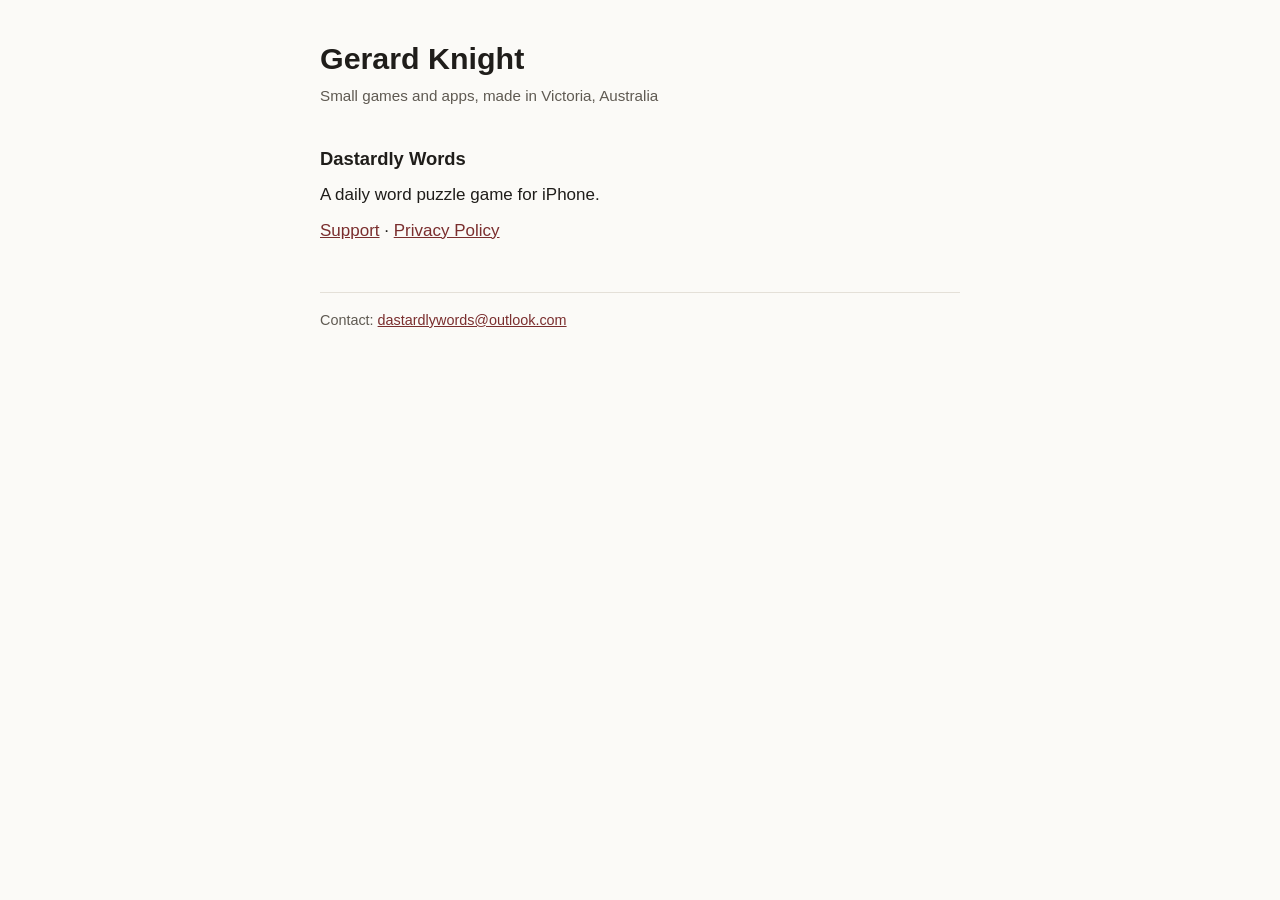
<file: index.html>
<!doctype html>
<html lang="en-AU">
<head>
<meta charset="utf-8">
<meta name="viewport" content="width=device-width, initial-scale=1">
<title>Gerard Knight Apps</title>
<link rel="stylesheet" href="style.css">
</head>
<body>
<main>
<h1>Gerard Knight</h1>
<p class="meta">Small games and apps, made in Victoria, Australia</p>

<h2>Dastardly Words</h2>
<p>A daily word puzzle game for iPhone.</p>
<p><a href="dastardlywords/support.html">Support</a> &middot; <a href="dastardlywords/privacy.html">Privacy Policy</a></p>

<footer>Contact: <a href="mailto:dastardlywords@outlook.com">dastardlywords@outlook.com</a></footer>
</main>
</body>
</html>
</file>
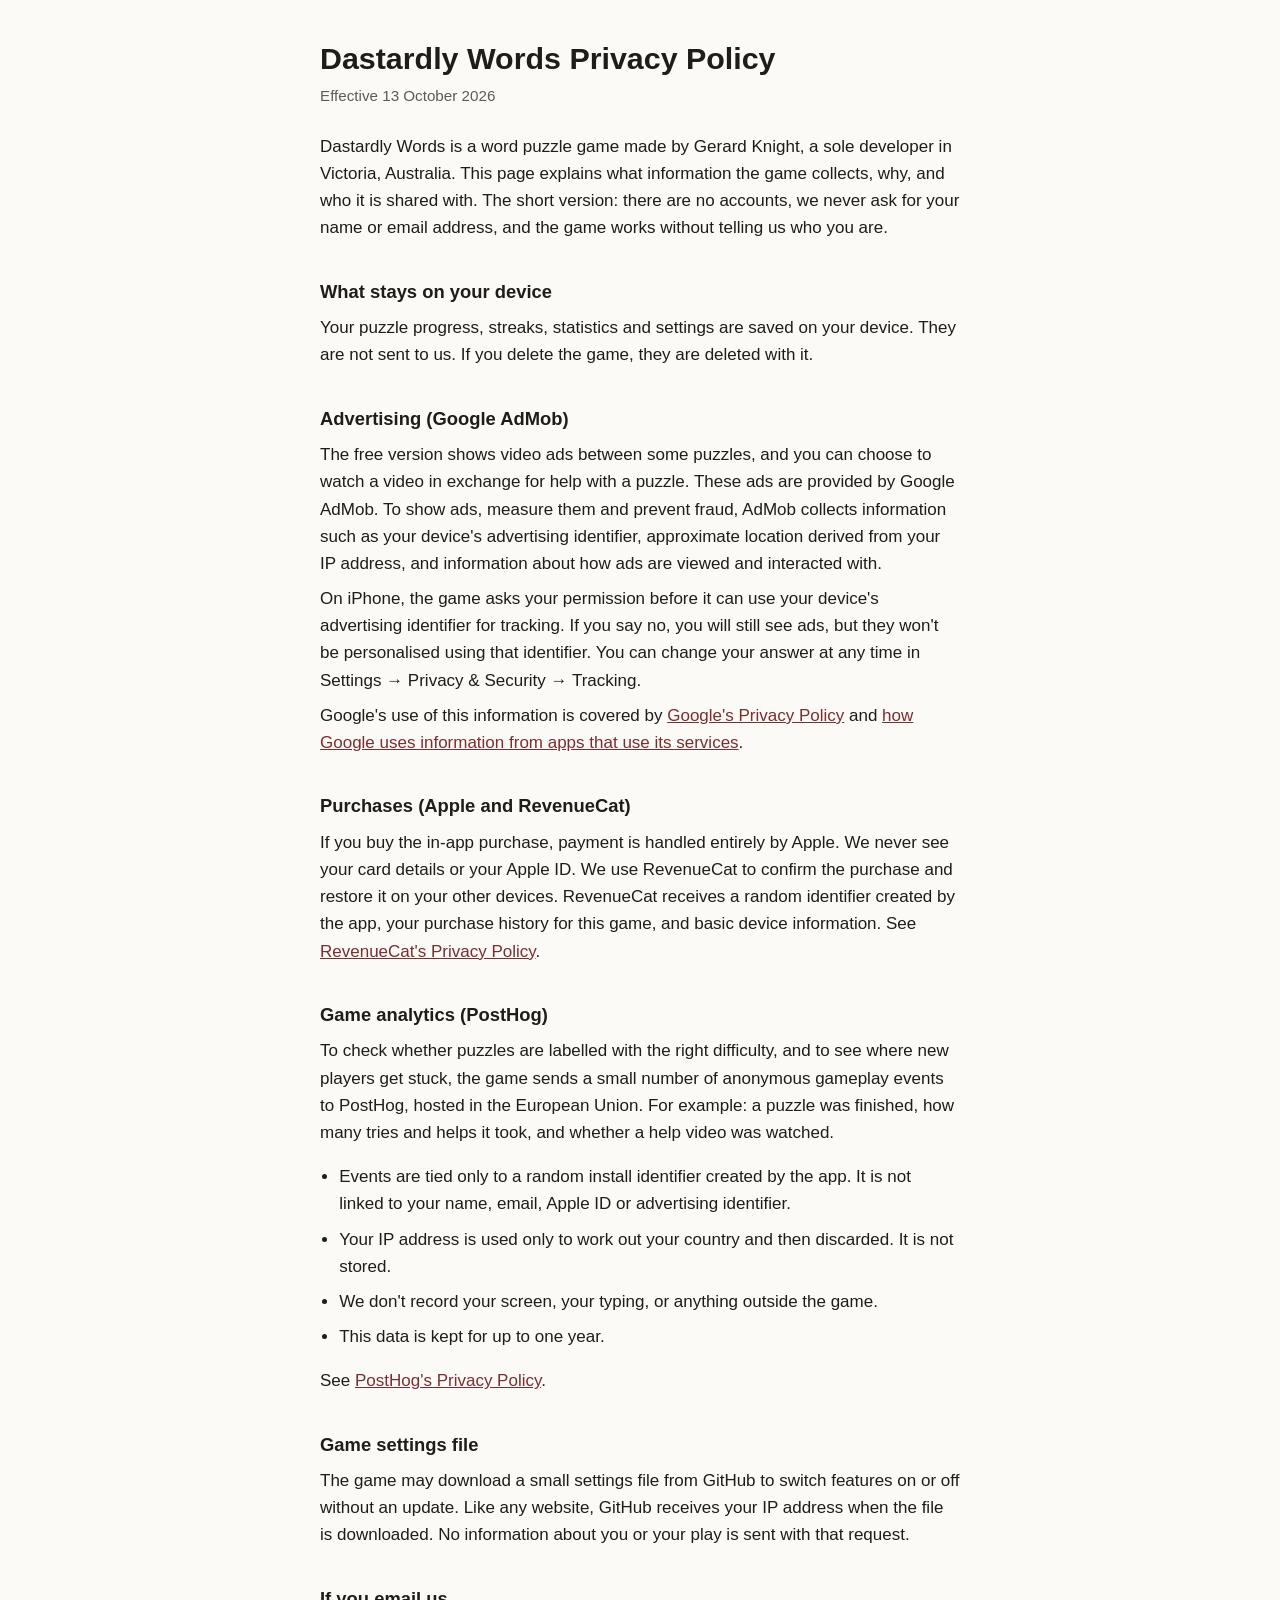
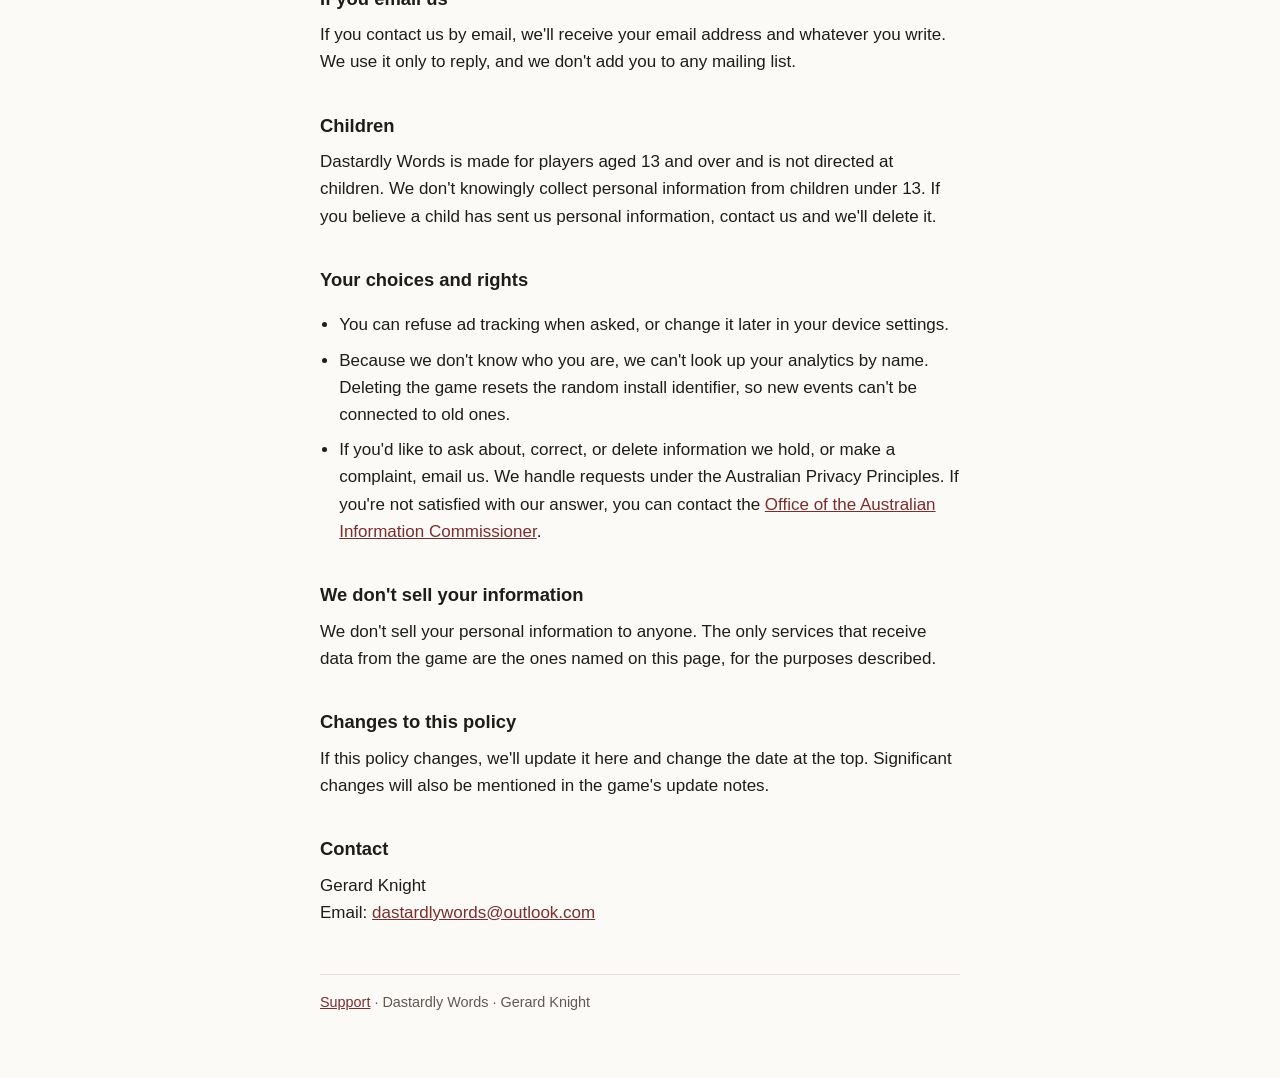
<file: dastardlywords/privacy.html>
<!doctype html>
<html lang="en-AU">
<head>
<meta charset="utf-8">
<meta name="viewport" content="width=device-width, initial-scale=1">
<title>Dastardly Words Privacy Policy</title>
<link rel="stylesheet" href="../style.css">
</head>
<body>
<main>
<h1>Dastardly Words Privacy Policy</h1>
<p class="meta">Effective 13 October 2026</p>

<p>Dastardly Words is a word puzzle game made by Gerard Knight, a sole developer in Victoria, Australia. This page explains what information the game collects, why, and who it is shared with. The short version: there are no accounts, we never ask for your name or email address, and the game works without telling us who you are.</p>

<h2>What stays on your device</h2>
<p>Your puzzle progress, streaks, statistics and settings are saved on your device. They are not sent to us. If you delete the game, they are deleted with it.</p>

<h2>Advertising (Google AdMob)</h2>
<p>The free version shows video ads between some puzzles, and you can choose to watch a video in exchange for help with a puzzle. These ads are provided by Google AdMob. To show ads, measure them and prevent fraud, AdMob collects information such as your device's advertising identifier, approximate location derived from your IP address, and information about how ads are viewed and interacted with.</p>
<p>On iPhone, the game asks your permission before it can use your device's advertising identifier for tracking. If you say no, you will still see ads, but they won't be personalised using that identifier. You can change your answer at any time in Settings &rarr; Privacy &amp; Security &rarr; Tracking.</p>
<p>Google's use of this information is covered by <a href="https://policies.google.com/privacy">Google's Privacy Policy</a> and <a href="https://policies.google.com/technologies/partner-sites">how Google uses information from apps that use its services</a>.</p>

<h2>Purchases (Apple and RevenueCat)</h2>
<p>If you buy the in-app purchase, payment is handled entirely by Apple. We never see your card details or your Apple ID. We use RevenueCat to confirm the purchase and restore it on your other devices. RevenueCat receives a random identifier created by the app, your purchase history for this game, and basic device information. See <a href="https://www.revenuecat.com/privacy">RevenueCat's Privacy Policy</a>.</p>

<h2>Game analytics (PostHog)</h2>
<p>To check whether puzzles are labelled with the right difficulty, and to see where new players get stuck, the game sends a small number of anonymous gameplay events to PostHog, hosted in the European Union. For example: a puzzle was finished, how many tries and helps it took, and whether a help video was watched.</p>
<ul>
<li>Events are tied only to a random install identifier created by the app. It is not linked to your name, email, Apple ID or advertising identifier.</li>
<li>Your IP address is used only to work out your country and then discarded. It is not stored.</li>
<li>We don't record your screen, your typing, or anything outside the game.</li>
<li>This data is kept for up to one year.</li>
</ul>
<p>See <a href="https://posthog.com/privacy">PostHog's Privacy Policy</a>.</p>

<h2>Game settings file</h2>
<p>The game may download a small settings file from GitHub to switch features on or off without an update. Like any website, GitHub receives your IP address when the file is downloaded. No information about you or your play is sent with that request.</p>

<h2>If you email us</h2>
<p>If you contact us by email, we'll receive your email address and whatever you write. We use it only to reply, and we don't add you to any mailing list.</p>

<h2>Children</h2>
<p>Dastardly Words is made for players aged 13 and over and is not directed at children. We don't knowingly collect personal information from children under 13. If you believe a child has sent us personal information, contact us and we'll delete it.</p>

<h2>Your choices and rights</h2>
<ul>
<li>You can refuse ad tracking when asked, or change it later in your device settings.</li>
<li>Because we don't know who you are, we can't look up your analytics by name. Deleting the game resets the random install identifier, so new events can't be connected to old ones.</li>
<li>If you'd like to ask about, correct, or delete information we hold, or make a complaint, email us. We handle requests under the Australian Privacy Principles. If you're not satisfied with our answer, you can contact the <a href="https://www.oaic.gov.au/">Office of the Australian Information Commissioner</a>.</li>
</ul>

<h2>We don't sell your information</h2>
<p>We don't sell your personal information to anyone. The only services that receive data from the game are the ones named on this page, for the purposes described.</p>

<h2>Changes to this policy</h2>
<p>If this policy changes, we'll update it here and change the date at the top. Significant changes will also be mentioned in the game's update notes.</p>

<h2>Contact</h2>
<p>Gerard Knight<br>
Email: <a href="mailto:dastardlywords@outlook.com">dastardlywords@outlook.com</a></p>

<footer><a href="support.html">Support</a> &middot; Dastardly Words &middot; Gerard Knight</footer>
</main>
</body>
</html>
</file>
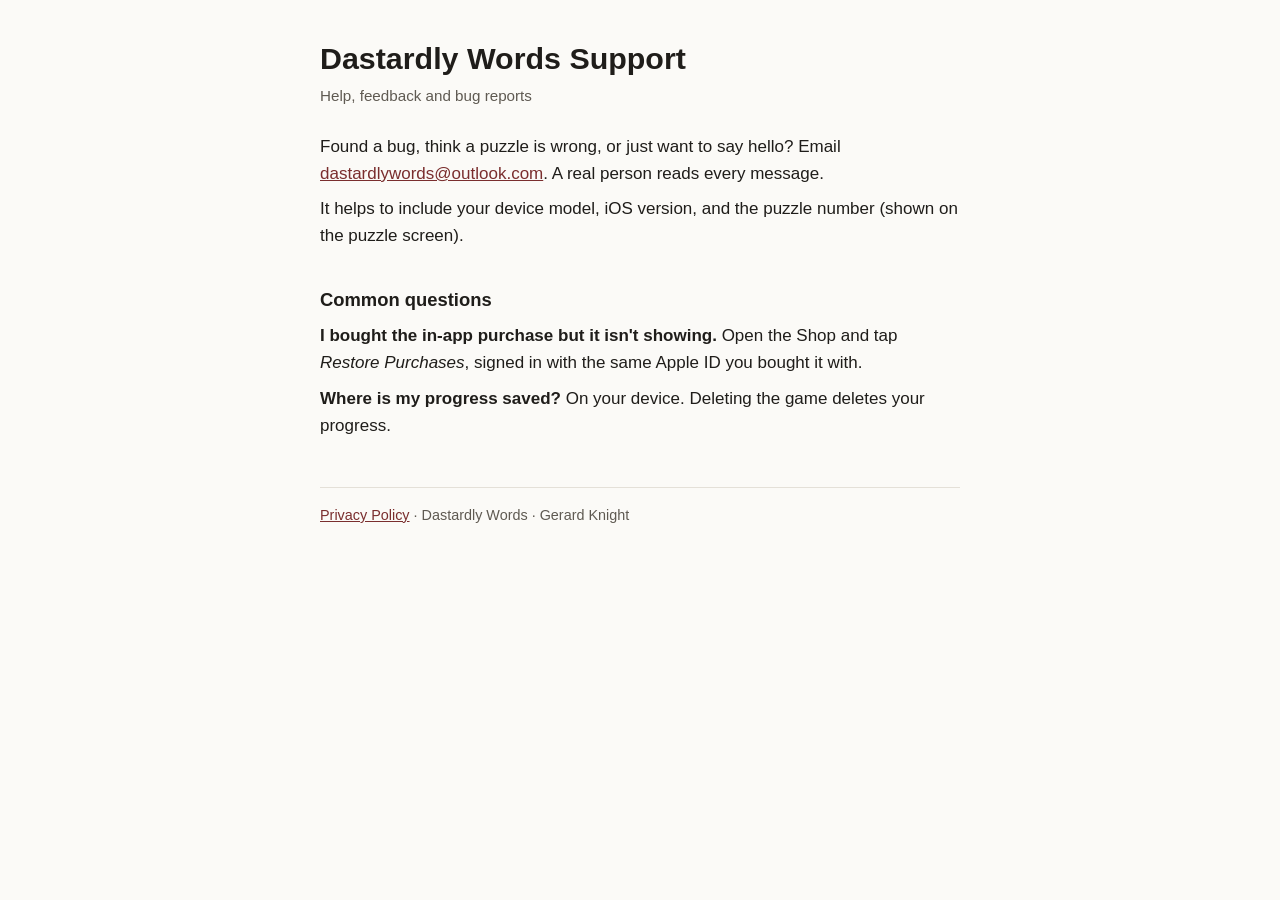
<file: dastardlywords/support.html>
<!doctype html>
<html lang="en-AU">
<head>
<meta charset="utf-8">
<meta name="viewport" content="width=device-width, initial-scale=1">
<title>Dastardly Words Support</title>
<link rel="stylesheet" href="../style.css">
</head>
<body>
<main>
<h1>Dastardly Words Support</h1>
<p class="meta">Help, feedback and bug reports</p>

<p>Found a bug, think a puzzle is wrong, or just want to say hello? Email <a href="mailto:dastardlywords@outlook.com">dastardlywords@outlook.com</a>. A real person reads every message.</p>
<p>It helps to include your device model, iOS version, and the puzzle number (shown on the puzzle screen).</p>

<h2>Common questions</h2>
<p><strong>I bought the in-app purchase but it isn't showing.</strong> Open the Shop and tap <em>Restore Purchases</em>, signed in with the same Apple ID you bought it with.</p>
<p><strong>Where is my progress saved?</strong> On your device. Deleting the game deletes your progress.</p>
<footer><a href="privacy.html">Privacy Policy</a> &middot; Dastardly Words &middot; Gerard Knight</footer>
</main>
</body>
</html>
</file>
<file: style.css>
:root {
  --bg: #fbfaf7;
  --fg: #1f1d1a;
  --muted: #5f5a52;
  --accent: #7a2e2e;
  --rule: #e4e0d8;
}
@media (prefers-color-scheme: dark) {
  :root {
    --bg: #161514;
    --fg: #ece9e3;
    --muted: #a8a299;
    --accent: #e08f8f;
    --rule: #33302c;
  }
}
* { box-sizing: border-box; }
body {
  margin: 0;
  background: var(--bg);
  color: var(--fg);
  font: 17px/1.6 -apple-system, BlinkMacSystemFont, "Segoe UI", Roboto, Helvetica, Arial, sans-serif;
}
main { max-width: 42rem; margin: 0 auto; padding: 2.5rem 16px 4rem; }
h1 { font-size: 1.9rem; line-height: 1.2; margin: 0 0 .25rem; }
h2 { font-size: 1.15rem; margin: 2.2rem 0 .4rem; }
p, li { margin: .5rem 0; }
ul { padding-left: 1.2rem; }
a { color: var(--accent); }
.meta { color: var(--muted); font-size: .95rem; margin-bottom: 1.5rem; }
footer { border-top: 1px solid var(--rule); margin-top: 3rem; padding-top: 1rem; color: var(--muted); font-size: .9rem; }
</file>
